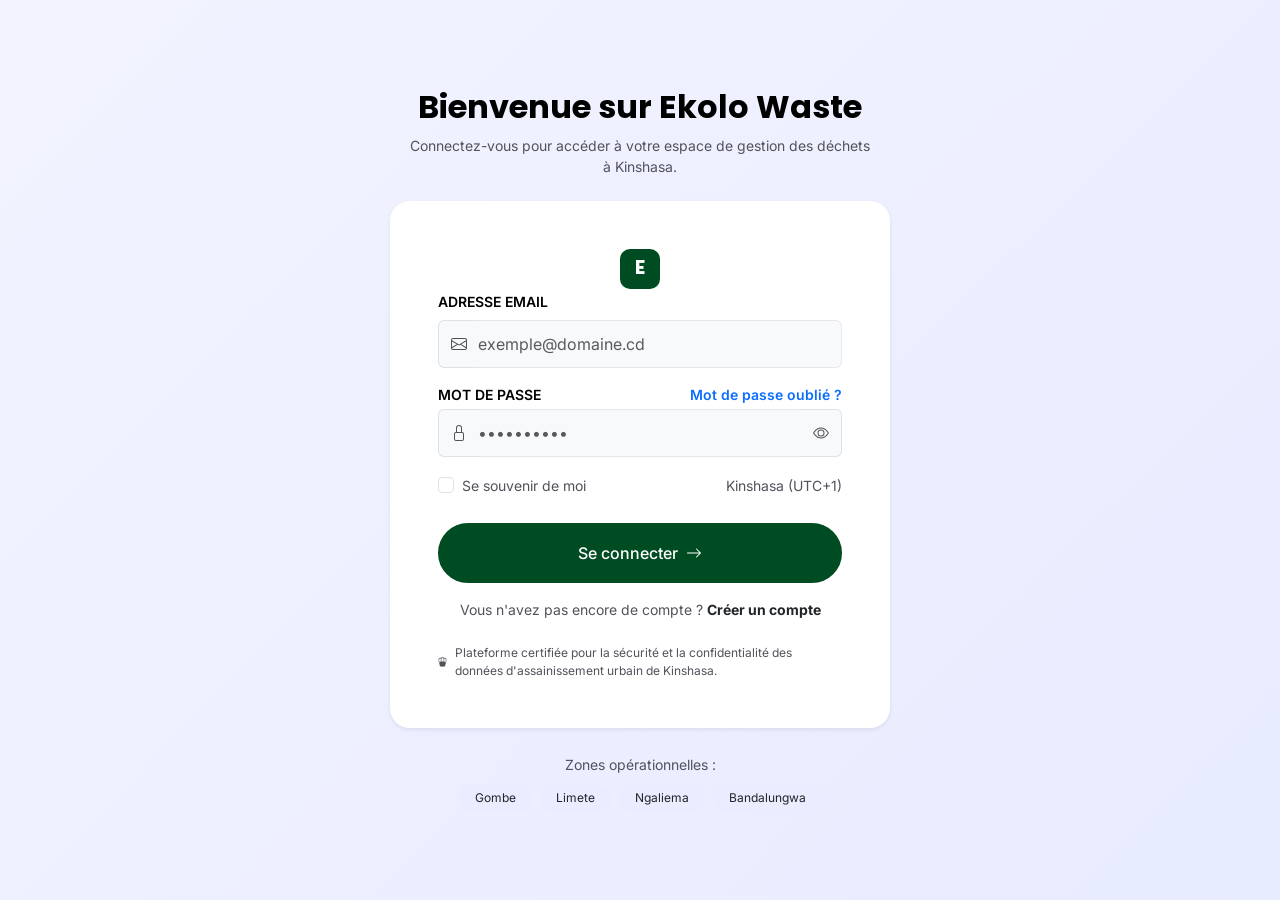
<file: login.html>
<!DOCTYPE html>
<html lang="fr">
<head>
    <meta charset="UTF-8">
    <meta name="viewport" content="width=device-width, initial-scale=1.0">
    <title>Connexion - Ekolo Waste</title>
    
    <!-- Bootstrap CSS -->
    <link href="https://cdn.jsdelivr.net/npm/bootstrap@5.3.2/dist/css/bootstrap.min.css" rel="stylesheet">
    
    <!-- Google Fonts -->
    <link rel="preconnect" href="https://fonts.googleapis.com">
    <link rel="preconnect" href="https://fonts.gstatic.com" crossorigin>
    <link href="https://fonts.googleapis.com/css2?family=Inter:wght@400;500;600&family=Poppins:wght@500;600;700&display=swap" rel="stylesheet">
    
    <!-- Notre CSS -->
    <link rel="stylesheet" href="css/style.css">
</head>
<body class="login-page">

    <!-- ================= CONTENEUR PRINCIPAL ================= -->
    <div class="container d-flex justify-content-center align-items-center min-vh-100 py-4">
        <div class="login-wrapper w-100" style="max-width: 500px;">
            
            <!-- Logo central -->
            <div class="text-center mb-4">
                <h2 class="fw-bold mb-2">Bienvenue sur Ekolo Waste</h2>
                <p class="text-secondary small px-3">Connectez-vous pour accéder à votre espace de gestion des déchets à Kinshasa.</p>
            </div>

            <!-- Carte de connexion -->
            <div class="card-custom p-4 p-md-5 bg-white border-0 shadow-sm" style="border-radius: 20px;">
                <div class="logo-icon mx-auto" style="width: 40px; height: 40px; font-size: 1.2rem;">E</div>
                
                <!-- Formulaire classique -->
                <form>
                    <div class="mb-3">
                        <label for="email" class="form-label fw-semibold small">ADRESSE EMAIL</label>
                        <div class="input-group input-group-custom">
                            <span class="input-group-text bg-light border-end-0">
                                <svg xmlns="http://www.w3.org/2000/svg" width="16" height="16" fill="currentColor" class="bi bi-envelope text-secondary" viewBox="0 0 16 16"><path d="M0 4a2 2 0 0 1 2-2h12a2 2 0 0 1 2 2v8a2 2 0 0 1-2 2H2a2 2 0 0 1-2-2V4Zm2-1a1 1 0 0 0-1 1v.217l7 4.2 7-4.2V4a1 1 0 0 0-1-1H2Zm13 2.383-4.708 2.825L15 11.105V5.383Zm-.034 6.876-5.64-3.471L8 9.583l-1.326-.795-5.64 3.47A1 1 0 0 0 2 13h12a1 1 0 0 0 .966-.741ZM1 11.105l4.708-2.897L1 5.383v5.722Z"/></svg>
                            </span>
                            <input type="email" class="form-control bg-light border-start-0 ps-0" id="email" placeholder="exemple@domaine.cd" required>
                        </div>
                    </div>

                    <div class="mb-3">
                        <div class="d-flex justify-content-between align-items-center mb-1">
                            <label for="password" class="form-label fw-semibold small mb-0">MOT DE PASSE</label>
                            <a href="#" class="text-decoration-none small fw-semibold text-vert-texte">Mot de passe oublié ?</a>
                        </div>
                        <div class="input-group input-group-custom">
                            <span class="input-group-text bg-light border-end-0">
                                <svg xmlns="http://www.w3.org/2000/svg" width="16" height="16" fill="currentColor" class="bi bi-lock text-secondary" viewBox="0 0 16 16"><path d="M8 1a2 2 0 0 1 2 2v4H6V3a2 2 0 0 1 2-2zm3 6V3a3 3 0 0 0-6 0v4a2 2 0 0 0-2 2v5a2 2 0 0 0 2 2h6a2 2 0 0 0 2-2V9a2 2 0 0 0-2-2zM5 8h6a1 1 0 0 1 1 1v5a1 1 0 0 1-1 1H5a1 1 0 0 1-1-1V9a1 1 0 0 1 1-1z"/></svg>
                            </span>
                            <input type="password" class="form-control bg-light border-start-0 border-end-0 ps-0" id="password" placeholder="••••••••••" required>
                            <span class="input-group-text bg-light border-start-0">
                                <svg xmlns="http://www.w3.org/2000/svg" width="16" height="16" fill="currentColor" class="bi bi-eye text-secondary" viewBox="0 0 16 16"><path d="M16 8s-3-5.5-8-5.5S0 8 0 8s3 5.5 8 5.5S16 8 16 8zM1.173 8a13.133 13.133 0 0 1 1.66-2.043C4.12 4.668 5.88 3.5 8 3.5c2.12 0 3.879 1.168 5.168 2.457A13.133 13.133 0 0 1 14.828 8c-.058.087-.122.183-.195.288-.335.48-.83 1.12-1.465 1.755C11.879 11.332 10.119 12.5 8 12.5c-2.12 0-3.879-1.168-5.168-2.457A13.134 13.134 0 0 1 1.172 8z"/><path d="M8 5.5a2.5 2.5 0 1 0 0 5 2.5 2.5 0 0 0 0-5zM4.5 8a3.5 3.5 0 1 1 7 0 3.5 3.5 0 0 1-7 0z"/></svg>
                            </span>
                        </div>
                    </div>

                    <div class="d-flex justify-content-between align-items-center mb-4">
                        <div class="form-check">
                            <input class="form-check-input" type="checkbox" id="rememberMe">
                            <label class="form-check-label small text-secondary" for="rememberMe">Se souvenir de moi</label>
                        </div>
                        <span class="small text-secondary">Kinshasa (UTC+1)</span>
                    </div>

                    <button type="submit" class="btn btn-primary-custom w-100 py-3 mb-3 d-flex justify-content-center align-items-center gap-2">
                        Se connecter 
                        <svg xmlns="http://www.w3.org/2000/svg" width="16" height="16" fill="currentColor" class="bi bi-arrow-right" viewBox="0 0 16 16"><path fill-rule="evenodd" d="M1 8a.5.5 0 0 1 .5-.5h11.793l-3.147-3.146a.5.5 0 0 1 .708-.708l4 4a.5.5 0 0 1 0 .708l-4 4a.5.5 0 0 1-.708-.708L13.293 8.5H1.5A.5.5 0 0 1 1 8z"/></svg>
                    </button>

                    <p class="text-center small text-secondary mb-4">
                        Vous n'avez pas encore de compte ? <a href="#" class="text-decoration-none fw-bold text-dark">Créer un compte</a>
                    </p>
                </form>


                <!-- Note de sécurité -->
                <div class="d-flex align-items-center gap-2 mt-4 justify-content-center text-secondary" style="font-size: 0.75rem;">
                    <svg xmlns="http://www.w3.org/2000/svg" width="14" height="14" fill="currentColor" class="bi bi-shield-lock" viewBox="0 0 16 16"><path d="M5.338 1.59a61.44 61.44 0 0 0-2.837.856.481.481 0 0 0-.328.39c-.554 4.157.726 7.19 2.253 9.188a10.725 10.725 0 0 0 2.287 2.233c.346.244.652.42.893.533.12.057.218.095.293.118a.55.55 0 0 0 .101.025.615.615 0 0 0 .1-.025c.076-.023.174-.061.294-.118.24-.113.547-.29.893-.533a10.726 10.726 0 0 0 2.287-2.233c1.527-1.997 2.807-5.031 2.253-9.188a.48.48 0 0 0-.328-.39c-.651-.213-1.75-.56-2.837-.855C9.552 1.29 8.531 1.067 8 1.067c-.53 0-1.552.223-2.662.524zM5.072.56C6.157.265 7.31 0 8 0s1.843.265 2.928.56c1.11.3 2.229.655 2.887.87a1.54 1.54 0 0 1 1.044 1.262c.596 4.477-.787 7.795-2.465 9.99a11.775 11.775 0 0 1-2.517 2.453 7.159 7.159 0 0 1-1.048.625c-.28.132-.581.24-.829.24s-.548-.108-.829-.24a7.158 7.158 0 0 1-1.048-.625 11.777 11.777 0 0 1-2.517-2.453C1.928 10.487.545 7.169 1.141 2.692A1.54 1.54 0 0 1 2.185 1.43 62.456 62.456 0 0 1 5.072.56z"/><path d="M8 1a2 2 0 0 1 2 2v4H6V3a2 2 0 0 1 2-2zm3 6V3a3 3 0 0 0-6 0v4a2 2 0 0 0-2 2v5a2 2 0 0 0 2 2h6a2 2 0 0 0 2-2V9a2 2 0 0 0-2-2z"/></svg>
                    <span>Plateforme certifiée pour la sécurité et la confidentialité des données d'assainissement urbain de Kinshasa.</span>
                </div>
            </div>

            <!-- Pied de page zones -->
            <div class="text-center mt-4">
                <span class="text-secondary small">Zones opérationnelles : </span>
                <div class="d-flex justify-content-center gap-2 mt-2 flex-wrap">
                    <span class="badge bg-lavande text-dark fw-normal px-3 py-2 rounded-pill small">Gombe</span>
                    <span class="badge bg-lavande text-dark fw-normal px-3 py-2 rounded-pill small">Limete</span>
                    <span class="badge bg-lavande text-dark fw-normal px-3 py-2 rounded-pill small">Ngaliema</span>
                    <span class="badge bg-lavande text-dark fw-normal px-3 py-2 rounded-pill small">Bandalungwa</span>
                </div>
            </div>

        </div>
    </div>

    <!-- Bootstrap JS -->
    <script src="https://cdn.jsdelivr.net/npm/bootstrap@5.3.2/dist/js/bootstrap.bundle.min.js"></script>
    <script src="js/main.js"></script>
</body>
</html>
</file>
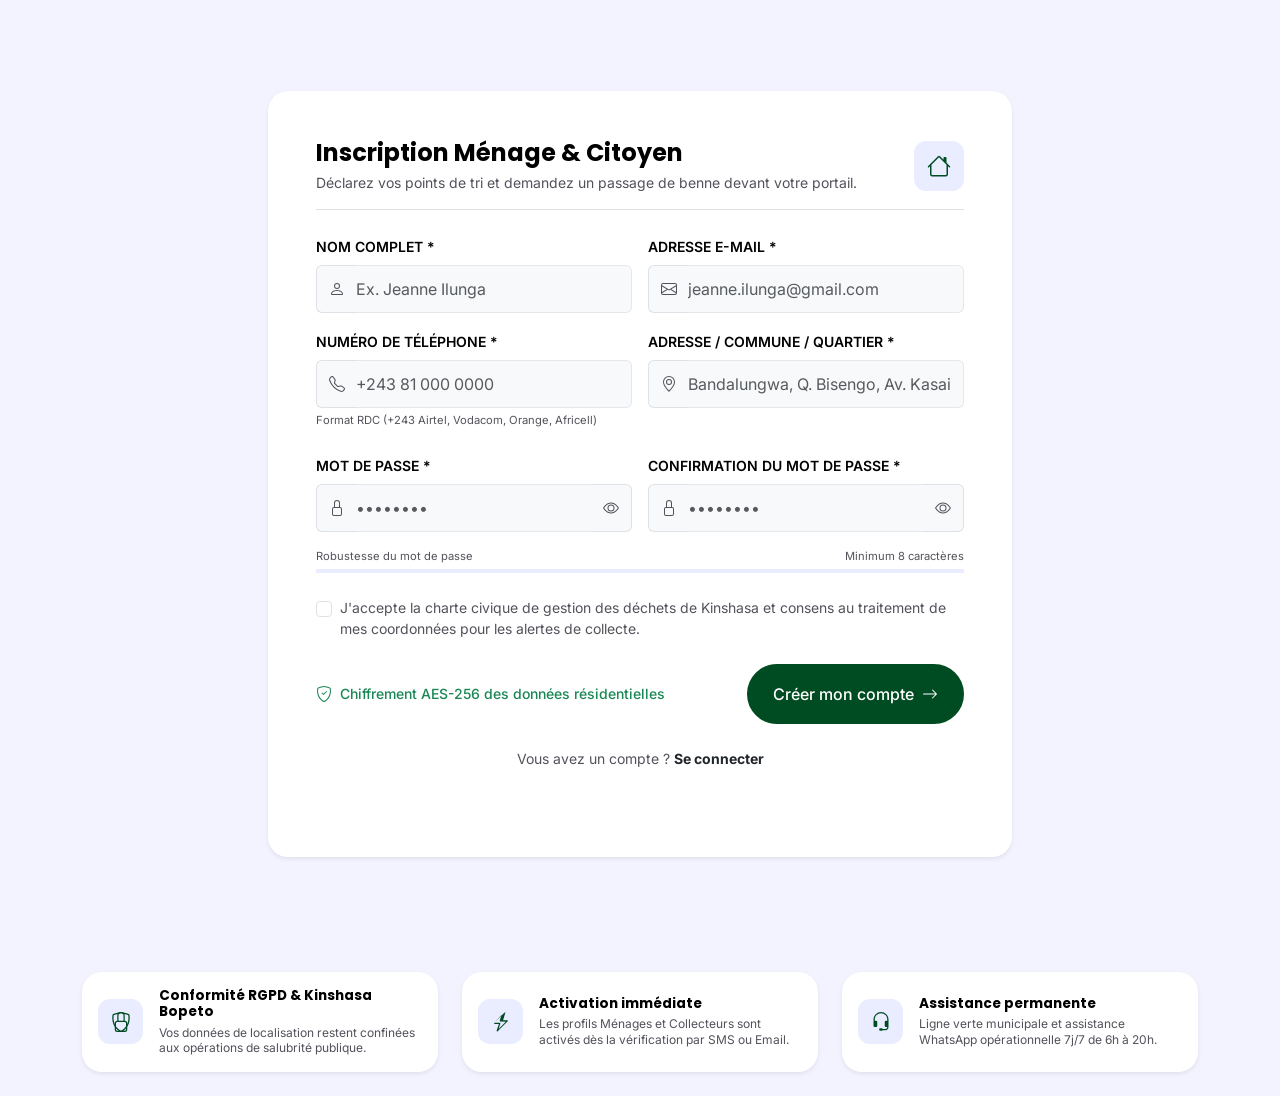
<file: register.html>
<!DOCTYPE html>
<html lang="fr">
<head>
    <meta charset="UTF-8">
    <meta name="viewport" content="width=device-width, initial-scale=1.0">
    <title>Créer un compte - Ekolo Waste</title>
    
    <!-- Bootstrap CSS -->
    <link href="https://cdn.jsdelivr.net/npm/bootstrap@5.3.2/dist/css/bootstrap.min.css" rel="stylesheet">
    
    <!-- Google Fonts -->
    <link rel="preconnect" href="https://fonts.googleapis.com">
    <link rel="preconnect" href="https://fonts.gstatic.com" crossorigin>
    <link href="https://fonts.googleapis.com/css2?family=Inter:wght@400;500;600&family=Poppins:wght@500;600;700&display=swap" rel="stylesheet">
    
    <!-- Notre CSS -->
    <link rel="stylesheet" href="css/style.css">
</head>
<body class="bg-main py-4">

    <div class="container">

        <!-- CONTENU PRINCIPAL -->
        <div class="d-flex justify-content-center align-items-center min-vh-100 py-4">    
            <!-- Formulaire -->
            <div class="col-lg-8">
                <div class="card-custom p-4 p-md-5 bg-white border-0 shadow-sm h-100">
                    <div class="d-flex justify-content-between align-items-center mb-4 pb-3 border-bottom">
                        <div>
                            <h4 class="fw-bold mb-1">Inscription Ménage & Citoyen</h4>
                            <p class="text-secondary small mb-0">Déclarez vos points de tri et demandez un passage de benne devant votre portail.</p>
                        </div>
                        <div class="icon-box bg-lavande text-vert-principal d-none d-sm-flex" style="width: 50px; height: 50px;"><svg xmlns="http://www.w3.org/2000/svg" width="24" height="24" fill="currentColor" class="bi bi-house" viewBox="0 0 16 16"><path d="M8.707 1.5a1 1 0 0 0-1.414 0L.646 8.146a.5.5 0 0 0 .708.708L2 8.207V13.5A1.5 1.5 0 0 0 3.5 15h9a1.5 1.5 0 0 0 1.5-1.5V8.207l.646.647a.5.5 0 0 0 .708-.708L13 5.793V2.5a.5.5 0 0 0-.5-.5h-1a.5.5 0 0 0-.5.5v1.293L8.707 1.5ZM13 7.207V13.5a.5.5 0 0 1-.5.5h-9a.5.5 0 0 1-.5-.5V7.207l5-5 5 5Z"/></svg></div>
                    </div>

                    <form>
                        <div class="row g-3 mb-3">
                            <div class="col-md-6">
                                <label class="form-label fw-semibold small">NOM COMPLET *</label>
                                <div class="input-group input-group-custom">
                                    <span class="input-group-text bg-light border-end-0"><svg xmlns="http://www.w3.org/2000/svg" width="16" height="16" fill="currentColor" class="bi bi-person text-secondary" viewBox="0 0 16 16"><path d="M8 8a3 3 0 1 0 0-6 3 3 0 0 0 0 6Zm2-3a2 2 0 1 1-4 0 2 2 0 0 1 4 0Zm4 8c0 1-1 1-1 1H3s-1 0-1-1 1-4 6-4 6 3 6 4Zm-1-.004c-.001-.246-.154-.986-.832-1.664C11.516 10.68 10.289 10 8 10c-2.29 0-3.516.68-4.168 1.332-.678.678-.83 1.418-.832 1.664h10Z"/></svg></span>
                                    <input type="text" class="form-control bg-light border-start-0 ps-0" placeholder="Ex. Jeanne Ilunga">
                                </div>
                            </div>
                            <div class="col-md-6">
                                <label class="form-label fw-semibold small">ADRESSE E-MAIL *</label>
                                <div class="input-group input-group-custom">
                                    <span class="input-group-text bg-light border-end-0"><svg xmlns="http://www.w3.org/2000/svg" width="16" height="16" fill="currentColor" class="bi bi-envelope text-secondary" viewBox="0 0 16 16"><path d="M0 4a2 2 0 0 1 2-2h12a2 2 0 0 1 2 2v8a2 2 0 0 1-2 2H2a2 2 0 0 1-2-2V4Zm2-1a1 1 0 0 0-1 1v.217l7 4.2 7-4.2V4a1 1 0 0 0-1-1H2Zm13 2.383-4.708 2.825L15 11.105V5.383Zm-.034 6.876-5.64-3.471L8 9.583l-1.326-.795-5.64 3.47A1 1 0 0 0 2 13h12a1 1 0 0 0 .966-.741ZM1 11.105l4.708-2.897L1 5.383v5.722Z"/></svg></span>
                                    <input type="email" class="form-control bg-light border-start-0 ps-0" placeholder="jeanne.ilunga@gmail.com">
                                </div>
                            </div>
                        </div>

                        <div class="row g-3 mb-4">
                            <div class="col-md-6">
                                <label class="form-label fw-semibold small">NUMÉRO DE TÉLÉPHONE *</label>
                                <div class="input-group input-group-custom">
                                    <span class="input-group-text bg-light border-end-0"><svg xmlns="http://www.w3.org/2000/svg" width="16" height="16" fill="currentColor" class="bi bi-telephone text-secondary" viewBox="0 0 16 16"><path d="M3.654 1.328a.678.678 0 0 0-1.015-.063L1.605 2.3c-.483.484-.661 1.169-.45 1.77a17.568 17.568 0 0 0 4.168 6.608 17.569 17.569 0 0 0 6.608 4.168c.601.211 1.286.033 1.77-.45l1.034-1.034a.678.678 0 0 0-.063-1.015l-2.307-1.794a.678.678 0 0 0-.58-.122l-2.19.547a1.745 1.745 0 0 1-1.657-.459L5.482 8.062a1.745 1.745 0 0 1-.46-1.657l.548-2.19a.678.678 0 0 0-.122-.58L3.654 1.328zM1.884.511a1.745 1.745 0 0 1 2.612.163L6.29 2.98c.329.423.445.974.315 1.494l-.547 2.19a.678.678 0 0 0 .178.643l2.457 2.457a.678.678 0 0 0 .644.178l2.189-.547a1.745 1.745 0 0 1 1.494.315l2.306 1.794c.829.645.905 1.87.163 2.611l-1.034 1.034c-.74.74-1.846 1.065-2.877.702a18.634 18.634 0 0 1-7.01-4.42 18.634 18.634 0 0 1-4.42-7.009c-.362-1.03-.037-2.137.703-2.877L1.885.511z"/></svg></span>
                                    <input type="tel" class="form-control bg-light border-start-0 ps-0" placeholder="+243 81 000 0000">
                                </div>
                                <div class="form-text text-secondary" style="font-size: 0.7rem;">Format RDC (+243 Airtel, Vodacom, Orange, Africell)</div>
                            </div>
                            <div class="col-md-6">
                                <label class="form-label fw-semibold small">ADRESSE / COMMUNE / QUARTIER *</label>
                                <div class="input-group input-group-custom">
                                    <span class="input-group-text bg-light border-end-0"><svg xmlns="http://www.w3.org/2000/svg" width="16" height="16" fill="currentColor" class="bi bi-geo-alt text-secondary" viewBox="0 0 16 16"><path d="M12.166 8.94c-.524 1.062-1.234 2.12-1.96 3.07A31.493 31.493 0 0 1 8 14.58a31.481 31.481 0 0 1-2.206-2.57c-.726-.95-1.436-2.008-1.96-3.07C3.304 7.867 3 6.862 3 6a5 5 0 0 1 10 0c0 .862-.305 1.867-.834 2.94zM8 16s6-5.686 6-10A6 6 0 0 0 2 6c0 4.314 6 10 6 10z"/><path d="M8 8a2 2 0 1 1 0-4 2 2 0 0 1 0 4zm0 1a3 3 0 1 0 0-6 3 3 0 0 0 0 6z"/></svg></span>
                                    <input type="text" class="form-control bg-light border-start-0 ps-0" placeholder="Bandalungwa, Q. Bisengo, Av. Kasai n° 1">
                                </div>
                            </div>
                        </div>

                        <div class="row g-3 mb-3">
                            <div class="col-md-6">
                                <label class="form-label fw-semibold small">MOT DE PASSE *</label>
                                <div class="input-group input-group-custom">
                                    <span class="input-group-text bg-light border-end-0"><svg xmlns="http://www.w3.org/2000/svg" width="16" height="16" fill="currentColor" class="bi bi-lock text-secondary" viewBox="0 0 16 16"><path d="M8 1a2 2 0 0 1 2 2v4H6V3a2 2 0 0 1 2-2zm3 6V3a3 3 0 0 0-6 0v4a2 2 0 0 0-2 2v5a2 2 0 0 0 2 2h6a2 2 0 0 0 2-2V9a2 2 0 0 0-2-2zM5 8h6a1 1 0 0 1 1 1v5a1 1 0 0 1-1 1H5a1 1 0 0 1-1-1V9a1 1 0 0 1 1-1z"/></svg></span>
                                    <input type="password" class="form-control bg-light border-start-0 border-end-0 ps-0" placeholder="••••••••">
                                    <span class="input-group-text bg-light border-start-0"><svg xmlns="http://www.w3.org/2000/svg" width="16" height="16" fill="currentColor" class="bi bi-eye text-secondary" viewBox="0 0 16 16"><path d="M16 8s-3-5.5-8-5.5S0 8 0 8s3 5.5 8 5.5S16 8 16 8zM1.173 8a13.133 13.133 0 0 1 1.66-2.043C4.12 4.668 5.88 3.5 8 3.5c2.12 0 3.879 1.168 5.168 2.457A13.133 13.133 0 0 1 14.828 8c-.058.087-.122.183-.195.288-.335.48-.83 1.12-1.465 1.755C11.879 11.332 10.119 12.5 8 12.5c-2.12 0-3.879-1.168-5.168-2.457A13.134 13.134 0 0 1 1.172 8z"/><path d="M8 5.5a2.5 2.5 0 1 0 0 5 2.5 2.5 0 0 0 0-5zM4.5 8a3.5 3.5 0 1 1 7 0 3.5 3.5 0 0 1-7 0z"/></svg></span>
                                </div>
                            </div>
                            <div class="col-md-6">
                                <label class="form-label fw-semibold small">CONFIRMATION DU MOT DE PASSE *</label>
                                <div class="input-group input-group-custom">
                                    <span class="input-group-text bg-light border-end-0"><svg xmlns="http://www.w3.org/2000/svg" width="16" height="16" fill="currentColor" class="bi bi-lock text-secondary" viewBox="0 0 16 16"><path d="M8 1a2 2 0 0 1 2 2v4H6V3a2 2 0 0 1 2-2zm3 6V3a3 3 0 0 0-6 0v4a2 2 0 0 0-2 2v5a2 2 0 0 0 2 2h6a2 2 0 0 0 2-2V9a2 2 0 0 0-2-2zM5 8h6a1 1 0 0 1 1 1v5a1 1 0 0 1-1 1H5a1 1 0 0 1-1-1V9a1 1 0 0 1 1-1z"/></svg></span>
                                    <input type="password" class="form-control bg-light border-start-0 border-end-0 ps-0" placeholder="••••••••">
                                    <span class="input-group-text bg-light border-start-0"><svg xmlns="http://www.w3.org/2000/svg" width="16" height="16" fill="currentColor" class="bi bi-eye text-secondary" viewBox="0 0 16 16"><path d="M16 8s-3-5.5-8-5.5S0 8 0 8s3 5.5 8 5.5S16 8 16 8zM1.173 8a13.133 13.133 0 0 1 1.66-2.043C4.12 4.668 5.88 3.5 8 3.5c2.12 0 3.879 1.168 5.168 2.457A13.133 13.133 0 0 1 14.828 8c-.058.087-.122.183-.195.288-.335.48-.83 1.12-1.465 1.755C11.879 11.332 10.119 12.5 8 12.5c-2.12 0-3.879-1.168-5.168-2.457A13.134 13.134 0 0 1 1.172 8z"/><path d="M8 5.5a2.5 2.5 0 1 0 0 5 2.5 2.5 0 0 0 0-5zM4.5 8a3.5 3.5 0 1 1 7 0 3.5 3.5 0 0 1-7 0z"/></svg></span>
                                </div>
                            </div>
                        </div>

                        <!-- Barre de robustesse -->
                        <div class="mb-4">
                            <div class="d-flex justify-content-between align-items-center mb-1">
                                <span class="text-secondary" style="font-size: 0.7rem;">Robustesse du mot de passe</span>
                                <span class="text-secondary" style="font-size: 0.7rem;">Minimum 8 caractères</span>
                            </div>
                            <div class="progress" style="height: 4px;">
                                <div class="progress-bar bg-lavande" role="progressbar" style="width: 100%;"></div>
                            </div>
                        </div>

                        <div class="form-check mb-4">
                            <input class="form-check-input" type="checkbox" id="cgu">
                            <label class="form-check-label small text-secondary" for="cgu">
                                J'accepte la charte civique de gestion des déchets de Kinshasa et consens au traitement de mes coordonnées pour les alertes de collecte.
                            </label>
                        </div>

                        <div class="d-flex flex-column flex-md-row justify-content-between align-items-center gap-3">
                            <div class="d-flex align-items-center gap-2 text-success small fw-medium">
                                <svg xmlns="http://www.w3.org/2000/svg" width="16" height="16" fill="currentColor" class="bi bi-shield-check" viewBox="0 0 16 16"><path d="M5.338 1.59a61.44 61.44 0 0 0-2.837.856.481.481 0 0 0-.328.39c-.554 4.157.726 7.19 2.253 9.188a10.725 10.725 0 0 0 2.287 2.233c.346.244.652.42.893.533.12.057.218.095.293.118a.55.55 0 0 0 .101.025.615.615 0 0 0 .1-.025c.076-.023.174-.061.294-.118.24-.113.547-.29.893-.533a10.726 10.726 0 0 0 2.287-2.233c1.527-1.997 2.807-5.031 2.253-9.188a.48.48 0 0 0-.328-.39c-.651-.213-1.75-.56-2.837-.855C9.552 1.29 8.531 1.067 8 1.067c-.53 0-1.552.223-2.662.524zM5.072.56C6.157.265 7.31 0 8 0s1.843.265 2.928.56c1.11.3 2.229.655 2.887.87a1.54 1.54 0 0 1 1.044 1.262c.596 4.477-.787 7.795-2.465 9.99a11.775 11.775 0 0 1-2.517 2.453 7.159 7.159 0 0 1-1.048.625c-.28.132-.581.24-.829.24s-.548-.108-.829-.24a7.158 7.158 0 0 1-1.048-.625 11.777 11.777 0 0 1-2.517-2.453C1.928 10.487.545 7.169 1.141 2.692A1.54 1.54 0 0 1 2.185 1.43 62.456 62.456 0 0 1 5.072.56z"/><path d="M10.854 5.146a.5.5 0 0 1 0 .708l-3 3a.5.5 0 0 1-.708 0l-1.5-1.5a.5.5 0 1 1 .708-.708L7.5 7.793l2.646-2.647a.5.5 0 0 1 .708 0z"/></svg>
                                Chiffrement AES-256 des données résidentielles
                            </div>
                            <button type="submit" class="btn btn-primary-custom px-4 py-3 d-flex align-items-center gap-2">
                                Créer mon compte
                                <svg xmlns="http://www.w3.org/2000/svg" width="16" height="16" fill="currentColor" class="bi bi-arrow-right" viewBox="0 0 16 16"><path fill-rule="evenodd" d="M1 8a.5.5 0 0 1 .5-.5h11.793l-3.147-3.146a.5.5 0 0 1 .708-.708l4 4a.5.5 0 0 1 0 .708l-4 4a.5.5 0 0 1-.708-.708L13.293 8.5H1.5A.5.5 0 0 1 1 8z"/></svg>
                            </button>
                        </div>
                        <p class="p-4 text-center small text-secondary">
                        Vous avez un compte ? <a href="#" class="text-decoration-none fw-bold text-dark">Se connecter</a>
                        </p>
                    </form>
                </div>
            </div>
        </div>

        <!-- Pied de page (Avantages) -->
        <div class="row g-4 mt-4">
            <div class="col-md-4">
                <div class="card-custom p-3 bg-white border-0 shadow-sm d-flex flex-row align-items-center gap-3 h-100">
                    <div class="icon-box bg-lavande text-vert-principal flex-shrink-0"><svg xmlns="http://www.w3.org/2000/svg" width="20" height="20" fill="currentColor" class="bi bi-shield-lock" viewBox="0 0 16 16"><path d="M5.338 1.59a61.44 61.44 0 0 0-2.837.856.481.481 0 0 0-.328.39c-.554 4.157.726 7.19 2.253 9.188a10.725 10.725 0 0 0 2.287 2.233c.346.244.652.42.893.533.12.057.218.095.293.118a.55.55 0 0 0 .101.025.615.615 0 0 0 .1-.025c.076-.023.174-.061.294-.118.24-.113.547-.29.893-.533a10.726 10.726 0 0 0 2.287-2.233c1.527-1.997 2.807-5.031 2.253-9.188a.48.48 0 0 0-.328-.39c-.651-.213-1.75-.56-2.837-.855C9.552 1.29 8.531 1.067 8 1.067c-.53 0-1.552.223-2.662.524zM5.072.56C6.157.265 7.31 0 8 0s1.843.265 2.928.56c1.11.3 2.229.655 2.887.87a1.54 1.54 0 0 1 1.044 1.262c.596 4.477-.787 7.795-2.465 9.99a11.775 11.775 0 0 1-2.517 2.453 7.159 7.159 0 0 1-1.048.625c-.28.132-.581.24-.829.24s-.548-.108-.829-.24a7.158 7.158 0 0 1-1.048-.625 11.777 11.777 0 0 1-2.517-2.453C1.928 10.487.545 7.169 1.141 2.692A1.54 1.54 0 0 1 2.185 1.43 62.456 62.456 0 0 1 5.072.56z"/><path d="M8 1a2 2 0 0 1 2 2v4H6V3a2 2 0 0 1 2-2zm3 6V3a3 3 0 0 0-6 0v4a2 2 0 0 0-2 2v5a2 2 0 0 0 2 2h6a2 2 0 0 0 2-2V9a2 2 0 0 0-2-2zM5 8h6a1 1 0 0 1 1 1v5a1 1 0 0 1-1 1H5a1 1 0 0 1-1-1V9a1 1 0 0 1 1-1z"/></svg></div>
                    <div>
                        <h6 class="fw-bold mb-1" style="font-size: 0.85rem;">Conformité RGPD & Kinshasa Bopeto</h6>
                        <p class="text-secondary mb-0" style="font-size: 0.75rem; line-height: 1.3;">Vos données de localisation restent confinées aux opérations de salubrité publique.</p>
                    </div>
                </div>
            </div>
            <div class="col-md-4">
                <div class="card-custom p-3 bg-white border-0 shadow-sm d-flex flex-row align-items-center gap-3 h-100">
                    <div class="icon-box bg-lavande text-vert-principal flex-shrink-0"><svg xmlns="http://www.w3.org/2000/svg" width="20" height="20" fill="currentColor" class="bi bi-lightning-charge" viewBox="0 0 16 16"><path d="M11.251.068a.5.5 0 0 1 .227.58L9.677 6.5H13a.5.5 0 0 1 .364.843l-8 8a.5.5 0 0 1-.842-.49L6.323 9.5H3a.5.5 0 0 1-.364-.843l8-8a.5.5 0 0 1 .615-.09zM4.157 8.5H7a.5.5 0 0 1 .478.647L6.11 13.59l5.732-5.732L7.5 7.5a.5.5 0 0 1-.478-.647L8.39 2.41 2.657 8.5z"/></svg></div>
                    <div>
                        <h6 class="fw-bold mb-1" style="font-size: 0.85rem;">Activation immédiate</h6>
                        <p class="text-secondary mb-0" style="font-size: 0.75rem; line-height: 1.3;">Les profils Ménages et Collecteurs sont activés dès la vérification par SMS ou Email.</p>
                    </div>
                </div>
            </div>
            <div class="col-md-4">
                <div class="card-custom p-3 bg-white border-0 shadow-sm d-flex flex-row align-items-center gap-3 h-100">
                    <div class="icon-box bg-lavande text-vert-principal flex-shrink-0"><svg xmlns="http://www.w3.org/2000/svg" width="20" height="20" fill="currentColor" class="bi bi-headset" viewBox="0 0 16 16"><path d="M8 1a5 5 0 0 0-5 5v1h1a1 1 0 0 1 1 1v3a1 1 0 0 1-1 1H3a1 1 0 0 1-1-1V6a6 6 0 1 1 12 0v6a2.5 2.5 0 0 1-2.5 2.5H9.366a1 1 0 0 1-.866.5h-1a1 1 0 1 1 0-2h1a1 1 0 0 1 .866.5H11.5A1.5 1.5 0 0 0 13 12h-1a1 1 0 0 1-1-1V8a1 1 0 0 1 1-1h1V6a5 5 0 0 0-5-5z"/></svg></div>
                    <div>
                        <h6 class="fw-bold mb-1" style="font-size: 0.85rem;">Assistance permanente</h6>
                        <p class="text-secondary mb-0" style="font-size: 0.75rem; line-height: 1.3;">Ligne verte municipale et assistance WhatsApp opérationnelle 7j/7 de 6h à 20h.</p>
                    </div>
                </div>
            </div>
        </div>

    </div>

    <!-- Bootstrap JS -->
    <script src="https://cdn.jsdelivr.net/npm/bootstrap@5.3.2/dist/js/bootstrap.bundle.min.js"></script>
</body>
</html>
</file>
<file: css/style.css>
/* =========================================
   VARIABLES ET PALETTE OFFICIELLE
   ========================================= */
:root {
    --bg-main: #F2F3FF;
    --bg-secondary: #FAF8FF;
    --vert-principal: #004C22;
    --lavande: #EAEDFF;
    --peche: #FFDCC3;
    --texte-principal: #000000;
    --texte-secondaire: #52525B;
    --vert-texte: #166534;
    --blanc: #FFFFFF;
    --fond-reussite: #E5F3E8;
    
    --font-titles: 'Poppins', sans-serif;
    --font-body: 'Inter', sans-serif;
}

/* =========================================
   STYLES GLOBAUX
   ========================================= */
body {
    background-color: var(--bg-main);
    color: var(--texte-principal);
    font-family: var(--font-body);
    -webkit-font-smoothing: antialiased;
}

h1, h2, h3, h4, h5, h6 {
    font-family: var(--font-titles);
    color: var(--texte-principal);
}

.text-secondary {
    color: var(--texte-secondaire) !important;
}

/* =========================================
   COMPOSANTS PERSONNALISÉS (BOUTONS, CARTES)
   ========================================= */
.btn-primary-custom {
    background-color: var(--vert-principal);
    color: var(--blanc);
    border: 2px solid var(--vert-principal);
    border-radius: 50px;
    font-weight: 500;
    transition: all 0.3s ease;
}

.btn-primary-custom:hover {
    background-color: #003617;
    border-color: #003617;
    color: var(--blanc);
}

.btn-outline-custom {
    background-color: transparent;
    color: var(--texte-principal);
    border: 1px solid #D1D5DB;
    border-radius: 50px;
    font-weight: 500;
    transition: all 0.3s ease;
}

.btn-outline-custom:hover {
    background-color: var(--lavande);
    border-color: var(--lavande);
    color: var(--texte-principal);
}

.badge-custom {
    background-color: var(--lavande);
    color: var(--vert-principal);
    padding: 8px 16px;
    border-radius: 50px;
    font-size: 0.85rem;
    font-weight: 600;
    display: inline-block;
}

.card-custom {
    background-color: var(--bg-secondary);
    border: 1px solid #E5E7EB;
    border-radius: 20px;
    transition: transform 0.3s ease, box-shadow 0.3s ease;
}

.card-custom:hover {
    transform: translateY(-5px);
    box-shadow: 0 10px 25px rgba(0,0,0,0.05);
}

.step-number {
    font-family: var(--font-titles);
    font-size: 1.5rem;
    font-weight: 700;
    color: var(--lavande);
    /* Astuce pour un effet de contour sur le chiffre */
    -webkit-text-stroke: 1px var(--vert-principal);
}

/* =========================================
   HEADER & LOGO
   ========================================= */
.header {
    background-color: var(--bg-main);
}

.logo-icon {
    background-color: var(--vert-principal);
    color: var(--blanc);
    width: 35px;
    height: 35px;
    display: flex;
    align-items: center;
    justify-content: center;
    border-radius: 10px;
    font-weight: bold;
    font-family: var(--font-titles);
}

.logo-text {
    font-family: var(--font-titles);
    font-weight: 700;
    font-size: 1.2rem;
    color: var(--texte-principal);
}

.nav-link {
    color: var(--texte-secondaire);
    font-weight: 500;
    transition: color 0.2s;
}

.nav-link:hover, .nav-link.active {
    color: var(--vert-principal);
}

.burger-menu {
    color: var(--texte-principal);
    border: none;
    padding: 5px;
}

/* =========================================
   SECTION HÉRO & DECORATIONS
   ========================================= */
.hero-section {
    padding-top: 3rem;
    padding-bottom: 5rem;
}

.text-underline-green {
    position: relative;
    display: inline-block;
}
.text-underline-green::after {
    content: '';
    position: absolute;
    left: 0;
    bottom: 5px;
    width: 100%;
    height: 6px;
    background-color: rgba(4, 187, 86, 0.692);
    z-index: -1;
    border-radius: 4px;
}

.hero-map-container {
    border: 1px solid #E5E7EB;
}
/* =========================================
   NOUVEAUX COMPOSANTS (Lot 2 - Partie 2)
   ========================================= */

.bg-main {
    background-color: var(--bg-main) !important;
}

/* Boîtes d'icônes */
.icon-box {
    width: 45px;
    height: 45px;
    background-color: var(--lavande);
    color: var(--vert-principal);
    border-radius: 12px;
    display: flex;
    align-items: center;
    justify-content: center;
}

.bg-lavande { background-color: var(--lavande) !important; }
.bg-peche { background-color: var(--peche) !important; }
.bg-vert-principal { background-color: var(--vert-principal) !important; }
.text-vert-principal { color: var(--vert-principal) !important; }

/* Bouton Lavande (pour les cartes acteurs) */
.btn-lavande-custom {
    background-color: var(--lavande);
    color: var(--vert-principal);
    border: none;
    border-radius: 50px;
    font-weight: 600;
    font-size: 0.9rem;
    padding: 10px;
    transition: all 0.3s ease;
}

.btn-lavande-custom:hover {
    background-color: #D8DEFF; /* Une version un peu plus foncée de la lavande */
    color: var(--vert-principal);
}

/* Bandeau CTA (Appel à l'action) */
.cta-banner {
    background-color: var(--vert-principal);
    position: relative;
}

/* Cercles décoratifs pour le bandeau CTA */
.cta-circle-1 {
    position: absolute;
    width: 400px;
    height: 400px;
    background-color: rgba(255, 255, 255, 0.05);
    border-radius: 50%;
    top: -100px;
    right: -100px;
    pointer-events: none;
}

.cta-circle-2 {
    position: absolute;
    width: 250px;
    height: 250px;
    background-color: rgba(255, 255, 255, 0.08);
    border-radius: 50%;
    bottom: -50px;
    right: 150px;
    pointer-events: none;
}



/* =========================================
   FOOTER
   ========================================= */
.footer {
    background-color: var(--bg-main);
    border-top: 1px solid #E5E7EB;
}

/* =========================================
   RESPONSIVE (Ajustements mobiles)
   ========================================= */
@media (max-width: 991.98px) {
    .hero-section {
        padding-top: 1.5rem;
        padding-bottom: 3rem;
    }
    .display-5 {
        font-size: 2.2rem;
    }
}
/* Ajustement pour mobile sur le bandeau CTA */
@media (max-width: 768px) {
    .cta-banner {
        padding: 2rem !important;
    }
    .cta-banner p {
        width: 100% !important;
    }
}

/* =========================================
   PAGE DE CONNEXION (Lot 3)
   ========================================= */
.login-page {
    background: linear-gradient(135deg, var(--bg-main) 0%, #E8ECFF 100%);
}

.login-logo-box {
    background-color: #F4FDF6; /* Vert très très clair */
    border: 1px solid #D1FAE5;
    width: 80px;
    height: 80px;
    border-radius: 20px;
    display: flex;
    flex-direction: column;
    align-items: center;
    justify-content: center;
    padding: 10px;
}

/* Champs de formulaire personnalisés */
.input-group-custom .form-control {
    border-color: #E5E7EB;
    height: 48px;
}
.input-group-custom .form-control:focus {
    box-shadow: none;
    border-color: var(--vert-principal);
}

/* Encart Démonstration */
.demo-box {
    background-color: var(--lavande);
    border: 1px solid #D8DEFF;
}

.demo-icon {
    width: 32px;
    height: 32px;
    border-radius: 8px;
    display: flex;
    align-items: center;
    justify-content: center;
    flex-shrink: 0;
}

/* Boutons de démonstration */
.demo-btn {
    transition: all 0.2s ease;
}
.demo-btn:hover {
    background-color: #F8F9FA !important;
    border-color: var(--vert-principal) !important;
    transform: translateY(-2px);
    box-shadow: 0 4px 6px rgba(0,0,0,0.05);
}


/* =========================================
   PAGE D'INSCRIPTION (Lot 4)
   ========================================= */
.account-type-card {
    border: 1px solid #E5E7EB;
    border-radius: 12px;
    padding: 15px;
    cursor: pointer;
    transition: all 0.2s ease;
    background-color: var(--bg-main);
}

.account-type-card:hover {
    border-color: var(--vert-principal);
    background-color: #F8F9FA;
}

/* Style pour l'option sélectionnée */
.account-type-card.active {
    border: 2px solid var(--vert-principal);
    background-color: #F4FDF6;
}

.account-type-card .form-check-input:checked {
    background-color: var(--vert-principal);
    border-color: var(--vert-principal);
}

/* =========================================
   PAGE FONCTIONNEMENT (Lot 5)
   ========================================= */

/* Badge numéroté pour les étapes */
.step-badge {
    width: 35px;
    height: 35px;
    border-radius: 50%;
    display: flex;
    align-items: center;
    justify-content: center;
    font-weight: 700;
    font-family: var(--font-titles);
}

/* Cercles du schéma de transmission */
.schema-circle {
    width: 90px;
    height: 90px;
    border-radius: 50%;
    display: flex;
    align-items: center;
    justify-content: center;
    font-size: 0.8rem;
}

/* Flèches du schéma */
.schema-arrow {
    color: #9CA3AF;
    font-size: 1.5rem;
    font-weight: bold;
}

/* Timeline des statuts */
.timeline-item {
    border-bottom: 1px solid #E5E7EB;
    padding-bottom: 1.5rem;
}
.timeline-item:last-child {
    border-bottom: none;
    padding-bottom: 0;
}

/* Ajustement pour mobile sur le schéma */
@media (max-width: 767.98px) {
    .schema-arrow {
        transform: rotate(90deg);
        margin: 10px 0;
    }
}
</file>
